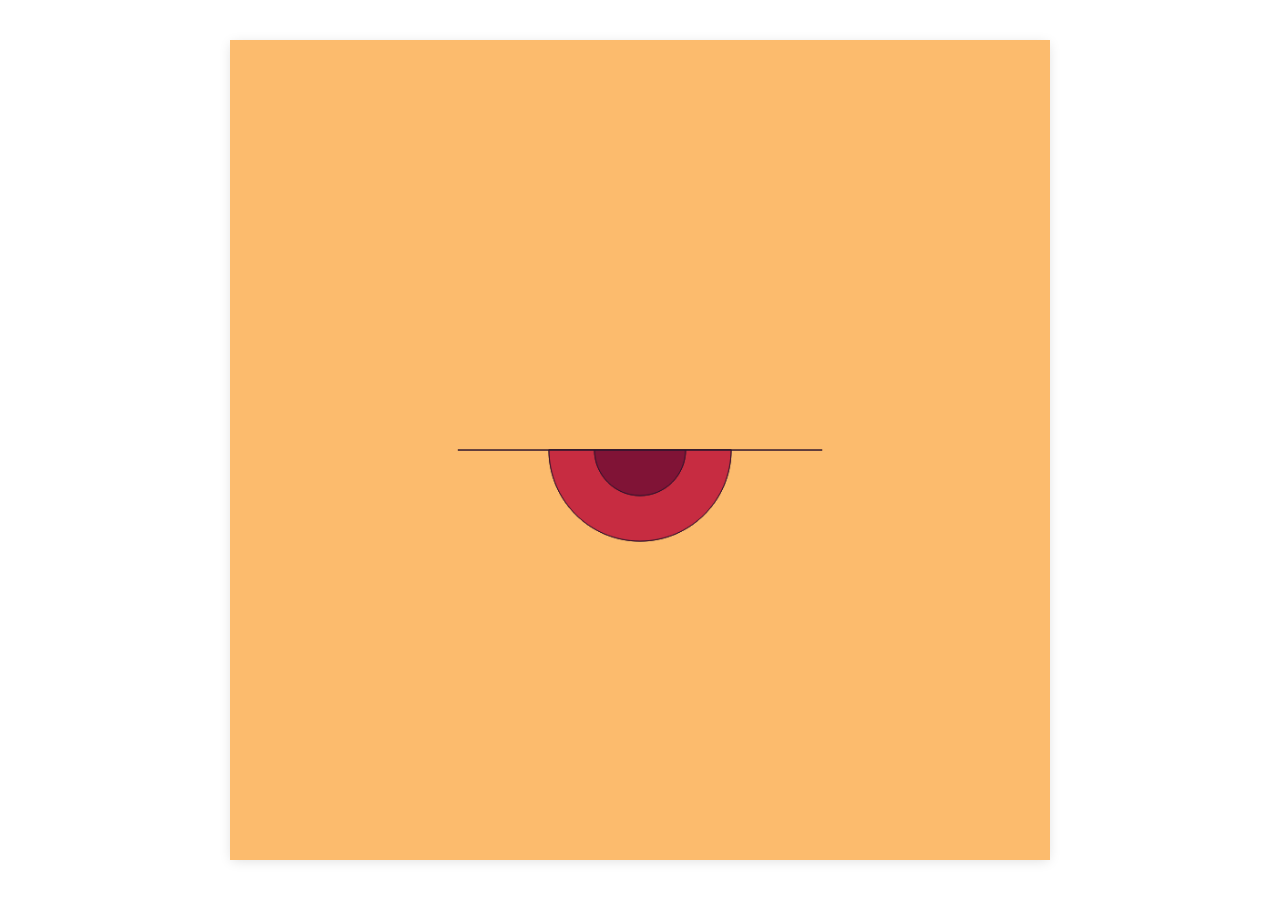
<file: endlessI/index.html>
<!doctype html><html lang=en><meta charset=UTF-8><meta name=viewport content="width=device-width,shrink-to-fit=0,user-scalable=no,minimum-scale=1,maximum-scale=1"><title>time.js</title><style>html{width:100%;height:100%;display:flex;justify-content:center;align-items:center;flex-direction:column}body{width:100%;height:100%;display:flex;justify-content:center;align-items:center;flex-direction:row;margin:0}canvas{margin:auto;display:block;box-shadow:0 2px 12px -2px rgba(0,0,0,.15)}</style><body><script src=time.js></script>
</file>
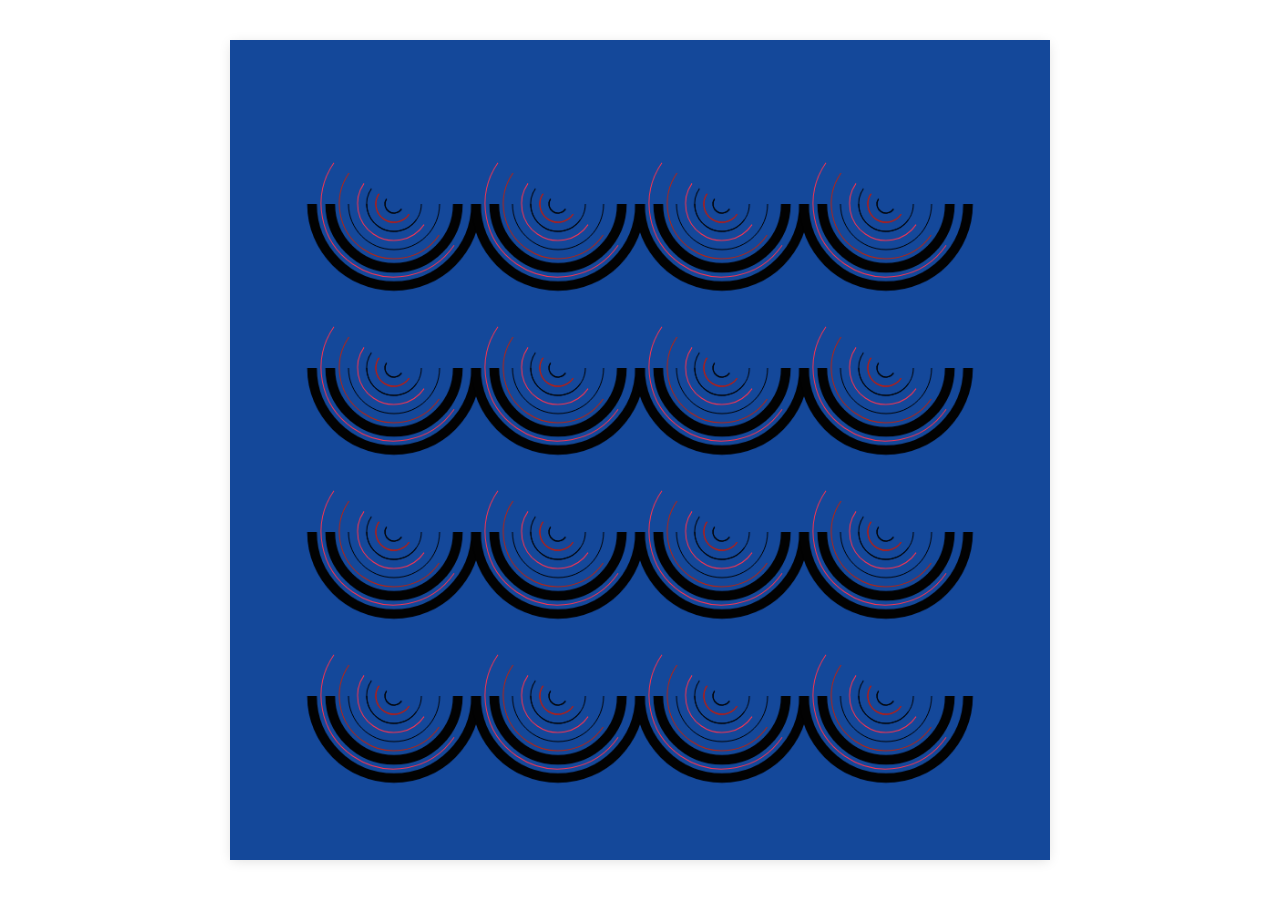
<file: endlessII/index.html>
<!doctype html><html lang=en><meta charset=UTF-8><meta name=viewport content="width=device-width,shrink-to-fit=0,user-scalable=no,minimum-scale=1,maximum-scale=1"><title>endless3.js</title><style>html{width:100%;height:100%;display:flex;justify-content:center;align-items:center;flex-direction:column}body{width:100%;height:100%;display:flex;justify-content:center;align-items:center;flex-direction:row;margin:0}canvas{margin:auto;display:block;box-shadow:0 2px 12px -2px rgba(0,0,0,.15)}</style><body><script src=endless3.js></script>
</file>
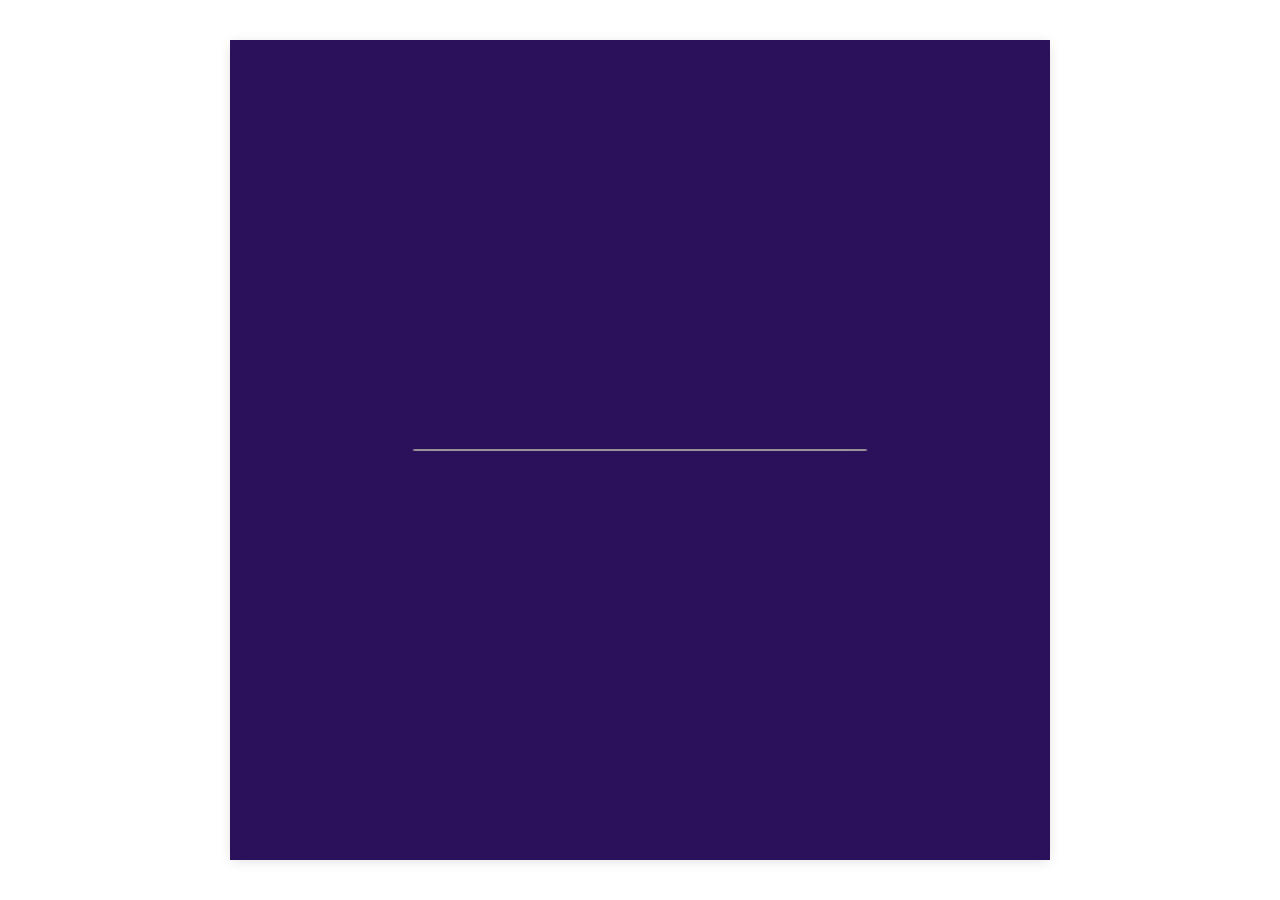
<file: reflectionI/index.html>
<!doctype html><html lang=en><meta charset=UTF-8><meta name=viewport content="width=device-width,shrink-to-fit=0,user-scalable=no,minimum-scale=1,maximum-scale=1"><title>endless2.js</title><style>html{width:100%;height:100%;display:flex;justify-content:center;align-items:center;flex-direction:column}body{width:100%;height:100%;display:flex;justify-content:center;align-items:center;flex-direction:row;margin:0}canvas{margin:auto;display:block;box-shadow:0 2px 12px -2px rgba(0,0,0,.15)}</style><body><script src=endless2.js></script>
</file>
